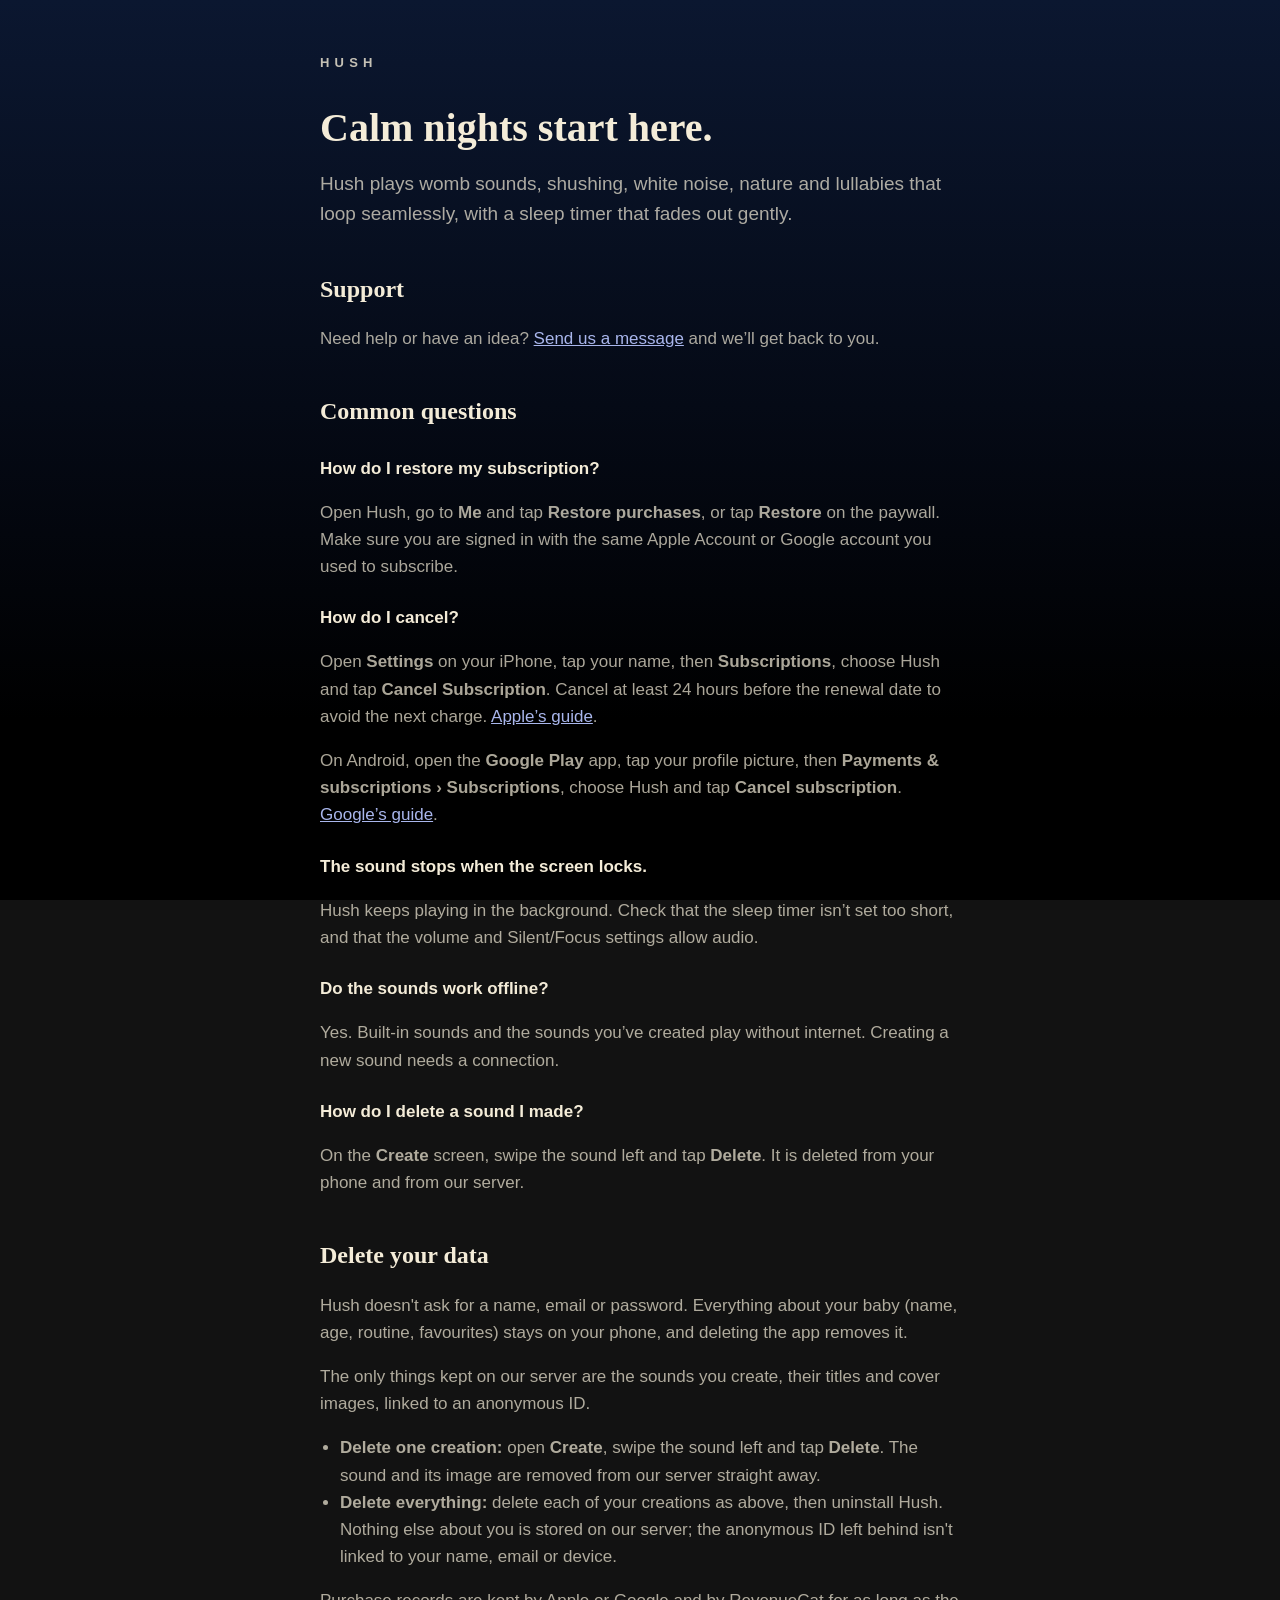
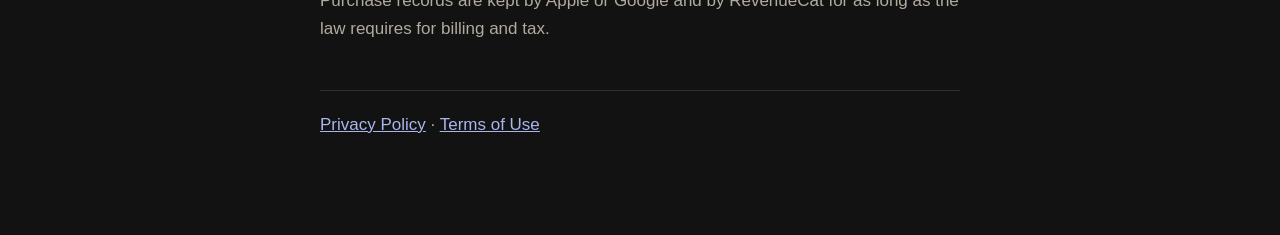
<file: index.html>
<!doctype html>
<html lang="en">
<head>
<meta charset="utf-8">
<meta name="viewport" content="width=device-width, initial-scale=1">
<title>Hush · Baby Sleep Sounds · Support</title>
<link rel="stylesheet" href="style.css">
</head>
<body>
<main>
<a class="brand" href="./">HUSH</a>
<h1>Calm nights start here.</h1>
<p class="lead">Hush plays womb sounds, shushing, white noise, nature and lullabies that loop seamlessly, with a sleep timer that fades out gently.</p>

<h2>Support</h2>
<p>Need help or have an idea? <a href="https://github.com/mudassir19333/hush/issues/new">Send us a message</a> and we’ll get back to you.</p>

<h2>Common questions</h2>
<h3>How do I restore my subscription?</h3>
<p>Open Hush, go to <strong>Me</strong> and tap <strong>Restore purchases</strong>, or tap <strong>Restore</strong> on the paywall. Make sure you are signed in with the same Apple Account or Google account you used to subscribe.</p>

<h3>How do I cancel?</h3>
<p>Open <strong>Settings</strong> on your iPhone, tap your name, then <strong>Subscriptions</strong>, choose Hush and tap <strong>Cancel Subscription</strong>. Cancel at least 24 hours before the renewal date to avoid the next charge. <a href="https://support.apple.com/en-us/118428">Apple’s guide</a>.</p>
<p>On Android, open the <strong>Google Play</strong> app, tap your profile picture, then <strong>Payments &amp; subscriptions › Subscriptions</strong>, choose Hush and tap <strong>Cancel subscription</strong>. <a href="https://support.google.com/googleplay/answer/7018481">Google’s guide</a>.</p>

<h3>The sound stops when the screen locks.</h3>
<p>Hush keeps playing in the background. Check that the sleep timer isn’t set too short, and that the volume and Silent/Focus settings allow audio.</p>

<h3>Do the sounds work offline?</h3>
<p>Yes. Built-in sounds and the sounds you’ve created play without internet. Creating a new sound needs a connection.</p>

<h3>How do I delete a sound I made?</h3>
<p>On the <strong>Create</strong> screen, swipe the sound left and tap <strong>Delete</strong>. It is deleted from your phone and from our server.</p>

<h2 id="delete-data">Delete your data</h2>
<p>Hush doesn't ask for a name, email or password. Everything about your baby (name, age, routine, favourites) stays on your phone, and deleting the app removes it.</p>
<p>The only things kept on our server are the sounds you create, their titles and cover images, linked to an anonymous ID.</p>
<ul>
<li><strong>Delete one creation:</strong> open <strong>Create</strong>, swipe the sound left and tap <strong>Delete</strong>. The sound and its image are removed from our server straight away.</li>
<li><strong>Delete everything:</strong> delete each of your creations as above, then uninstall Hush. Nothing else about you is stored on our server; the anonymous ID left behind isn't linked to your name, email or device.</li>
</ul>
<p>Purchase records are kept by Apple or Google and by RevenueCat for as long as the law requires for billing and tax.</p>

<p class="links"><a href="privacy.html">Privacy Policy</a> · <a href="https://www.apple.com/legal/internet-services/itunes/dev/stdeula/">Terms of Use</a></p>
</main>
</body>
</html>
</file>
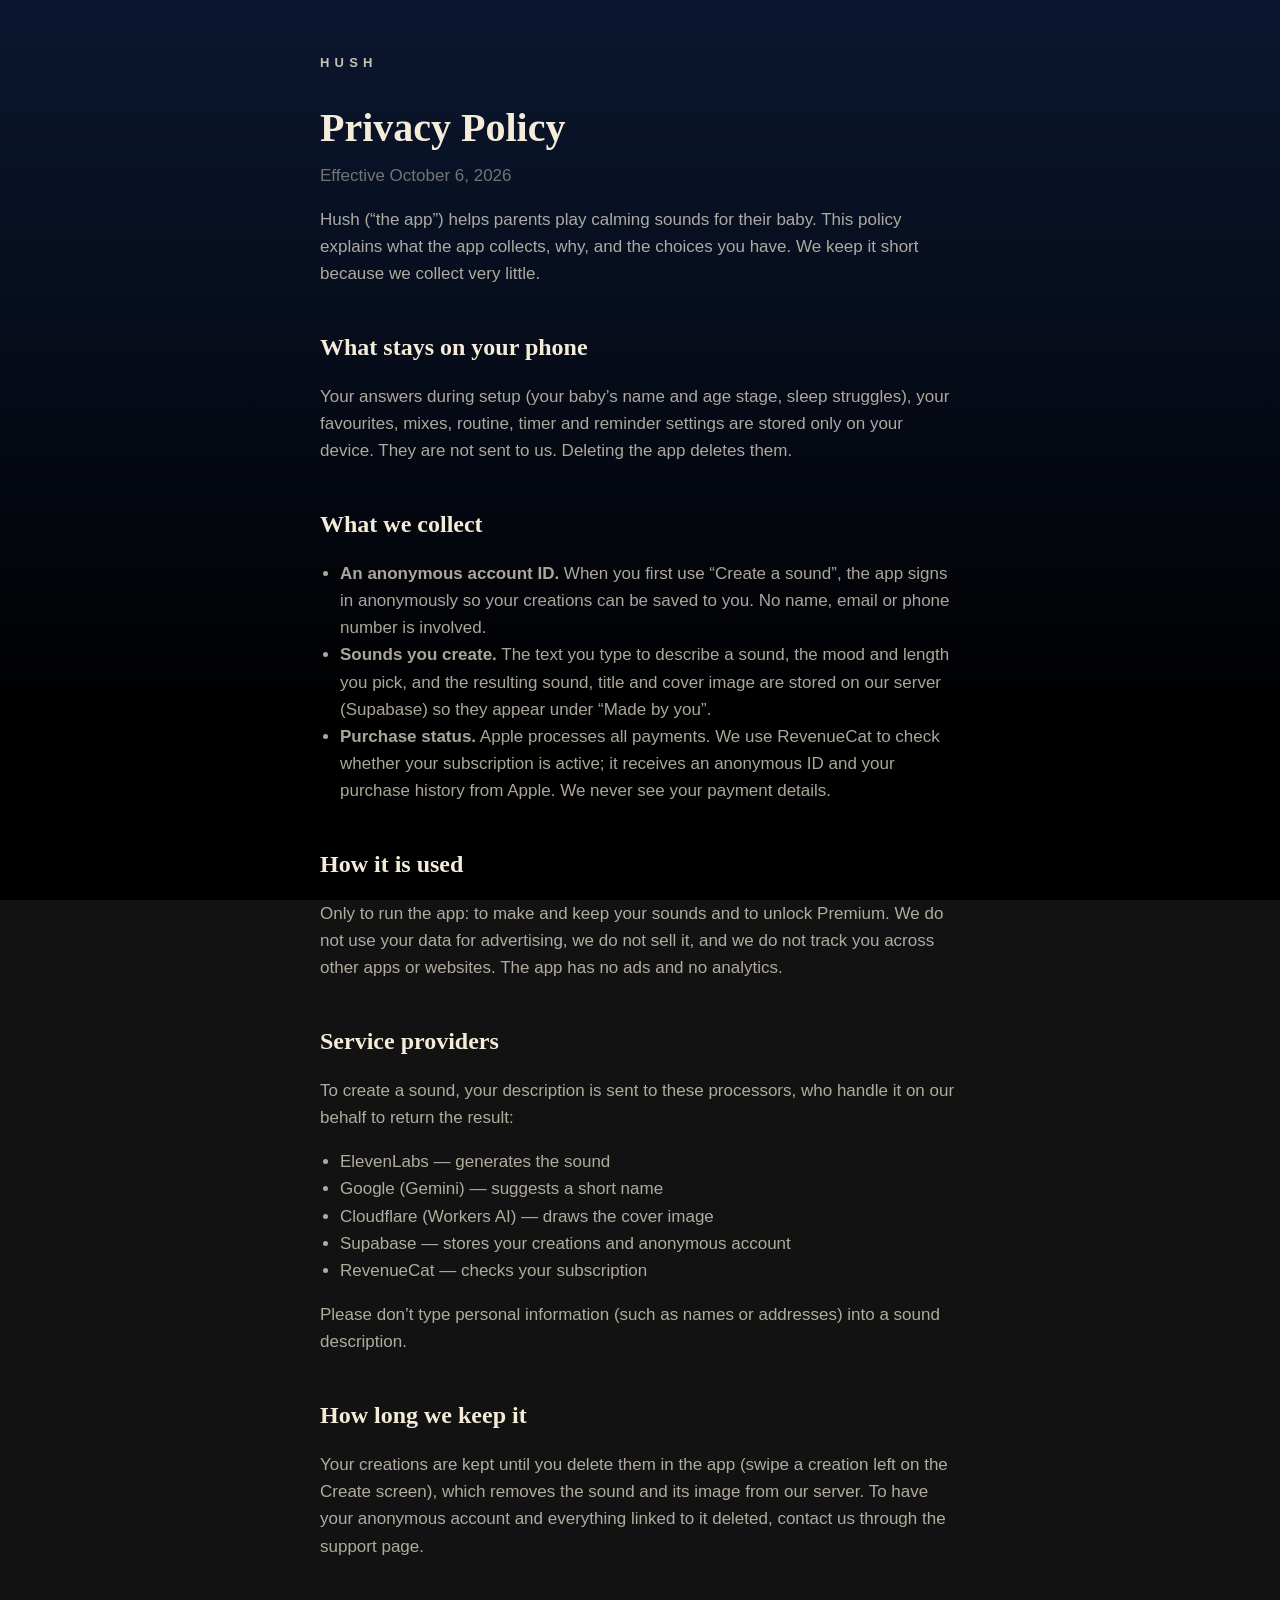
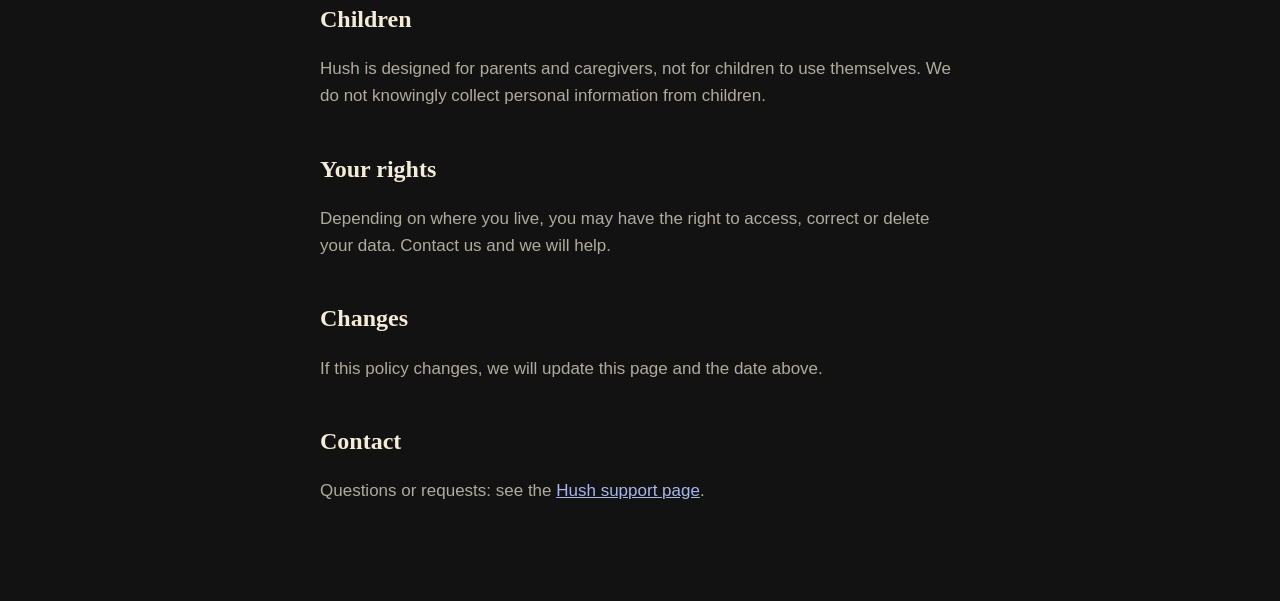
<file: privacy.html>
<!doctype html>
<html lang="en">
<head>
<meta charset="utf-8">
<meta name="viewport" content="width=device-width, initial-scale=1">
<title>Privacy Policy · Hush</title>
<link rel="stylesheet" href="style.css">
</head>
<body>
<main>
<a class="brand" href="./">HUSH</a>
<h1>Privacy Policy</h1>
<p class="muted">Effective October 6, 2026</p>

<p>Hush (“the app”) helps parents play calming sounds for their baby. This policy explains what the app collects, why, and the choices you have. We keep it short because we collect very little.</p>

<h2>What stays on your phone</h2>
<p>Your answers during setup (your baby’s name and age stage, sleep struggles), your favourites, mixes, routine, timer and reminder settings are stored only on your device. They are not sent to us. Deleting the app deletes them.</p>

<h2>What we collect</h2>
<ul>
<li><strong>An anonymous account ID.</strong> When you first use “Create a sound”, the app signs in anonymously so your creations can be saved to you. No name, email or phone number is involved.</li>
<li><strong>Sounds you create.</strong> The text you type to describe a sound, the mood and length you pick, and the resulting sound, title and cover image are stored on our server (Supabase) so they appear under “Made by you”.</li>
<li><strong>Purchase status.</strong> Apple processes all payments. We use RevenueCat to check whether your subscription is active; it receives an anonymous ID and your purchase history from Apple. We never see your payment details.</li>
</ul>

<h2>How it is used</h2>
<p>Only to run the app: to make and keep your sounds and to unlock Premium. We do not use your data for advertising, we do not sell it, and we do not track you across other apps or websites. The app has no ads and no analytics.</p>

<h2>Service providers</h2>
<p>To create a sound, your description is sent to these processors, who handle it on our behalf to return the result:</p>
<ul>
<li>ElevenLabs — generates the sound</li>
<li>Google (Gemini) — suggests a short name</li>
<li>Cloudflare (Workers AI) — draws the cover image</li>
<li>Supabase — stores your creations and anonymous account</li>
<li>RevenueCat — checks your subscription</li>
</ul>
<p>Please don’t type personal information (such as names or addresses) into a sound description.</p>

<h2>How long we keep it</h2>
<p>Your creations are kept until you delete them in the app (swipe a creation left on the Create screen), which removes the sound and its image from our server. To have your anonymous account and everything linked to it deleted, contact us through the support page.</p>

<h2>Children</h2>
<p>Hush is designed for parents and caregivers, not for children to use themselves. We do not knowingly collect personal information from children.</p>

<h2>Your rights</h2>
<p>Depending on where you live, you may have the right to access, correct or delete your data. Contact us and we will help.</p>

<h2>Changes</h2>
<p>If this policy changes, we will update this page and the date above.</p>

<h2>Contact</h2>
<p>Questions or requests: see the <a href="./">Hush support page</a>.</p>
</main>
</body>
</html>
</file>
<file: style.css>
:root { color-scheme: dark; }
* { box-sizing: border-box; }
body {
  margin: 0;
  background: linear-gradient(180deg, #0b1730 0%, #050a16 45%, #000 80%) fixed;
  color: #f4ecd8;
  font: 17px/1.6 -apple-system, BlinkMacSystemFont, "Segoe UI", Roboto, sans-serif;
}
main { max-width: 680px; margin: 0 auto; padding: 48px 20px 80px; }
.brand { display: inline-block; letter-spacing: .4em; font-weight: 800; font-size: 13px; color: #f4ecd8cc; text-decoration: none; margin-bottom: 32px; }
h1 { font-family: Georgia, "Times New Roman", serif; font-size: 40px; line-height: 1.1; margin: 0 0 12px; font-weight: 600; }
h2 { font-family: Georgia, "Times New Roman", serif; font-size: 24px; margin: 40px 0 8px; font-weight: 600; }
h3 { font-size: 17px; margin: 24px 0 4px; }
p, li { color: #f4ecd8b3; }
.lead { font-size: 19px; }
.muted { color: #f4ecd873; margin-top: 0; }
a { color: #a9b6ec; }
ul { padding-left: 20px; }
.links { margin-top: 48px; padding-top: 20px; border-top: 1px solid #ffffff1f; }
</file>
